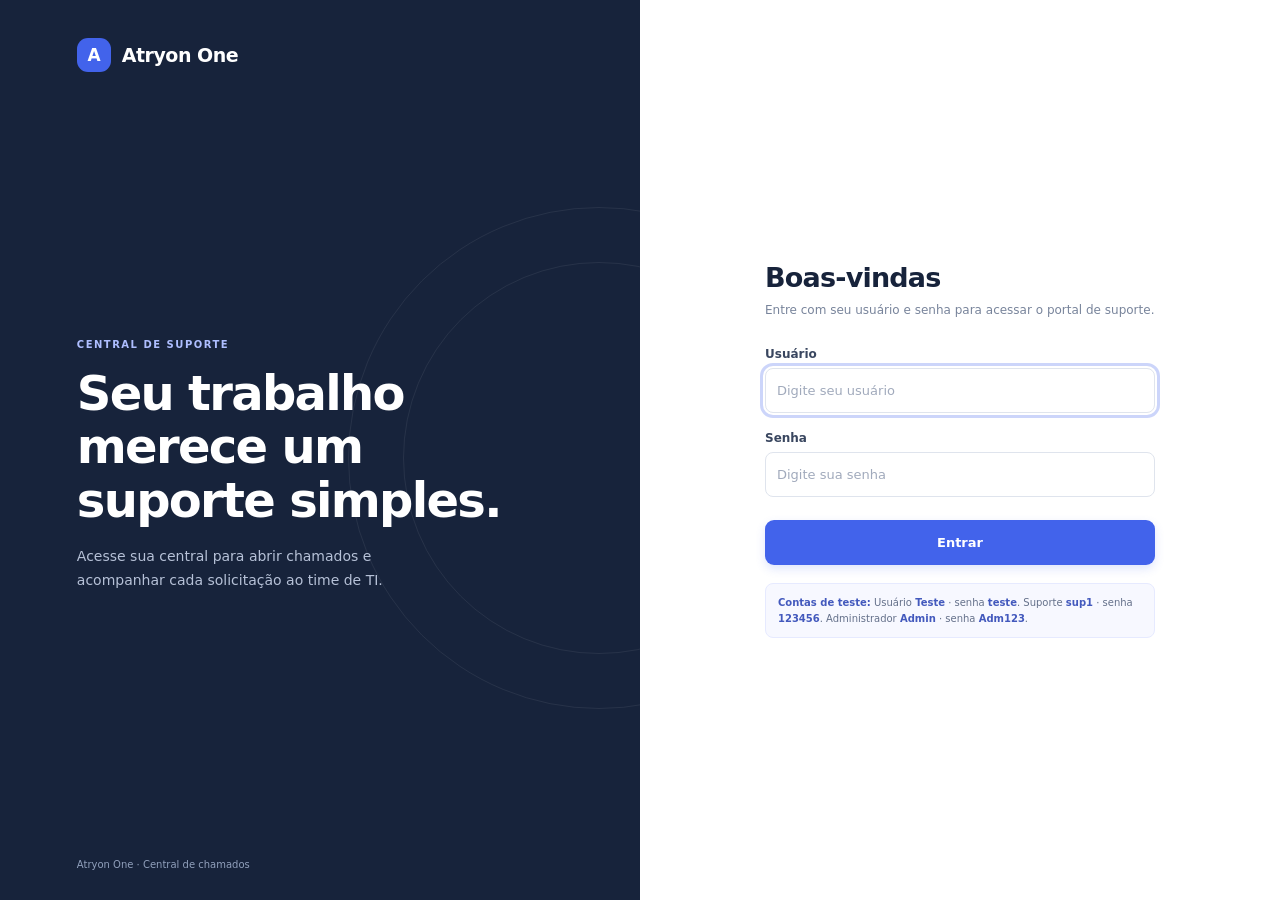
<file: frontend/index.html>
<!DOCTYPE html>
<html lang="pt-BR">
<head>
  <meta charset="UTF-8">
  <meta name="viewport" content="width=device-width, initial-scale=1.0">
  <meta name="theme-color" content="#f5f7fb">
  <title>Atryon One | Central de chamados</title>
  <link rel="stylesheet" href="css/style.css">
</head>
<body>
  <section class="login-screen" id="login-screen" aria-labelledby="login-title">
    <div class="login-promo">
      <div class="brand"><span class="brand-mark" aria-hidden="true">A</span> Atryon One</div>
      <div class="login-promo-copy">
        <p class="login-kicker">Central de suporte</p>
        <h1>Seu trabalho merece um suporte simples.</h1>
        <p>Acesse sua central para abrir chamados e acompanhar cada solicitação ao time de TI.</p>
      </div>
      <div class="login-promo-footer">Atryon One · Central de chamados</div>
    </div>
    <div class="login-main">
      <div class="login-card">
        <div class="brand login-mobile-brand"><span class="brand-mark" aria-hidden="true">A</span> Atryon One</div>
        <h2 id="login-title">Boas-vindas</h2>
        <p class="login-intro">Entre com seu usuário e senha para acessar o portal de suporte.</p>
        <form class="login-form" id="login-form">
          <div class="form-field">
            <label for="login-username">Usuário</label>
            <input id="login-username" name="username" type="text" autocomplete="username" placeholder="Digite seu usuário" required>
          </div>
          <div class="form-field">
            <label for="login-password">Senha</label>
            <input id="login-password" name="password" type="password" autocomplete="current-password" placeholder="Digite sua senha" required>
          </div>
          <button class="primary-button login-submit" type="submit">Entrar</button>
        </form>
        <p class="login-error" id="login-error" role="alert" hidden></p>
        <p class="login-note"><strong>Contas de teste:</strong> Usuário <strong>Teste</strong> · senha <strong>teste</strong>. Suporte <strong>sup1</strong> · senha <strong>123456</strong>. Administrador <strong>Admin</strong> · senha <strong>Adm123</strong>.</p>
      </div>
    </div>
  </section>

  <div class="app-shell" id="app-shell" hidden>
    <aside class="sidebar" aria-label="Navegação principal">
      <div class="brand"><span class="brand-mark" aria-hidden="true">A</span> Atryon One</div>
      <p class="workspace-label">Workspace</p>
      <div class="nav-link active" aria-current="page"><span class="nav-icon" aria-hidden="true">▦</span> Chamados</div>
      <div class="sidebar-bottom">
        <div class="help-card">
          <strong>Precisa de ajuda?</strong>
          <span>Abra um chamado e nosso time de TI vai ajudar você.</span>
        </div>
        <div class="profile">
          <div class="avatar" id="profile-avatar" aria-hidden="true">US</div>
          <div><strong id="profile-name">Usuário</strong><span id="profile-role">Solicitante</span><span class="admin-badge" id="admin-badge" hidden>ADMIN</span><span class="admin-badge" id="support-badge" hidden>SUPORTE</span></div>
        </div>
      </div>
    </aside>

    <main class="main">
      <header class="topbar">
        <div class="breadcrumb">Central de suporte <span aria-hidden="true"> / </span> <strong>Chamados</strong></div>
        <div class="topbar-right">
          <span class="today" id="today"></span>
          <div class="notification-wrap" id="notification-wrap" hidden>
            <button class="notification" id="notification-button" type="button" aria-label="Notificações de chamados" aria-expanded="false" aria-controls="notification-panel">
              <svg width="16" height="16" viewBox="0 0 24 24" fill="none" stroke="currentColor" stroke-width="1.7" stroke-linecap="round" stroke-linejoin="round" aria-hidden="true">
                <path d="M18 8a6 6 0 0 0-12 0c0 7-3 7-3 9h18c0-2-3-2-3-9"></path>
                <path d="M10 21h4"></path>
              </svg>
              <span class="notification-badge" id="notification-badge" hidden></span>
            </button>
            <section class="notification-panel" id="notification-panel" aria-label="Chamados aguardando atendimento" hidden>
              <div class="notification-panel-header">
                <span id="notification-summary">Nenhum chamado aguardando atendimento.</span>
              </div>
              <div class="notification-list" id="notification-list"></div>
            </section>
          </div>
          <button class="logout-button" id="logout-button" type="button">Sair</button>
        </div>
      </header>

      <div class="content">
        <div id="dashboard-view">
        <section class="page-heading" aria-labelledby="page-title">
          <div>
            <p class="eyebrow">Central de suporte</p>
            <h1 id="page-title">Meus chamados</h1>
            <p class="page-description" id="page-description">Acompanhe suas solicitações ou conte para a gente como podemos ajudar.</p>
          </div>
          <button class="primary-button" id="open-modal" type="button"><span aria-hidden="true">＋</span> Abrir chamado</button>
        </section>

        <section class="stats" aria-label="Resumo dos chamados">
          <article class="stat-card">
            <div><span class="stat-label">Total de chamados</span><strong class="stat-value" id="total-count">0</strong></div>
            <span class="stat-icon" aria-hidden="true">▤</span>
          </article>
          <article class="stat-card">
            <div><span class="stat-label">Em andamento</span><strong class="stat-value" id="open-count">0</strong></div>
            <span class="stat-icon" aria-hidden="true">◷</span>
          </article>
          <article class="stat-card">
            <div><span class="stat-label">Prioridade alta</span><strong class="stat-value" id="high-count">0</strong></div>
            <span class="stat-icon" aria-hidden="true">↑</span>
          </article>
        </section>

        <section class="panel" aria-labelledby="tickets-heading">
          <div class="panel-heading">
            <div>
              <h2 id="tickets-heading">Todos os chamados</h2>
              <p id="tickets-description">Consulte as solicitações registradas por você.</p>
            </div>
            <div class="table-tools">
              <label class="search-wrap">
                <span class="sr-only">Buscar chamados</span>
                <span class="search-icon" aria-hidden="true">⌕</span>
                <input class="search-input" id="search" type="search" placeholder="Buscar chamados...">
              </label>
              <label>
                <span class="sr-only">Filtrar por prioridade</span>
                <select class="filter-select" id="priority-filter">
                  <option value="">Todas as prioridades</option>
                  <option value="Alta">Alta</option>
                  <option value="Média">Média</option>
                  <option value="Baixa">Baixa</option>
                </select>
              </label>
            </div>
          </div>
          <div class="table-scroll">
            <table>
              <thead>
                <tr>
                  <th scope="col">Chamado</th>
                  <th scope="col" id="owner-column" hidden>Solicitante</th>
                  <th scope="col" id="assignee-column" hidden>Atendente</th>
                  <th scope="col">Prioridade</th>
                  <th scope="col">Data de abertura</th>
                  <th scope="col">Status</th>
                  <th scope="col" id="actions-column" hidden>Ações</th>
                </tr>
              </thead>
              <tbody id="ticket-list"></tbody>
            </table>
            <div class="empty-state" id="empty-state">
              <span class="empty-icon" aria-hidden="true">▤</span>
              <strong id="empty-title">Nenhum chamado por aqui</strong>
              <span id="empty-description">Abra seu primeiro chamado para falar com o time de TI.</span>
            </div>
          </div>
        </section>
        </div>

        <section id="ticket-detail-view" hidden aria-labelledby="detail-title">
          <div class="page-heading">
            <div>
              <p class="eyebrow">Atendimento</p>
              <h1 id="detail-title">Detalhes do chamado</h1>
              <p class="page-description" id="detail-subtitle"></p>
            </div>
            <button class="secondary-button" id="back-to-tickets" type="button">Voltar aos chamados</button>
          </div>
          <article class="panel ticket-detail-panel">
            <div class="ticket-detail-heading">
              <div>
                <span class="ticket-id" id="detail-ticket-id"></span>
                <h2 id="detail-subject"></h2>
              </div>
              <span class="priority" id="detail-priority"></span>
            </div>
            <div class="ticket-detail-grid">
              <div class="ticket-detail-field">
                <span>Solicitante</span>
                <strong id="detail-owner"></strong>
              </div>
              <div class="ticket-detail-field">
                <span>Atendente responsável</span>
                <strong id="detail-assignee">Não atribuído</strong>
              </div>
              <div class="ticket-detail-field">
                <span>Data de abertura</span>
                <strong id="detail-date"></strong>
              </div>
              <div class="ticket-detail-field" id="detail-status-field">
                <label for="detail-status">Status do chamado</label>
                <select id="detail-status" class="filter-select">
                  <option value="Em andamento">Em andamento</option>
                  <option value="Resolvido">Resolvido</option>
                </select>
              </div>
            </div>
            <div class="ticket-detail-description">
              <h3>Descrição</h3>
              <p id="detail-description"></p>
            </div>
            <div class="ticket-detail-actions" id="detail-actions">
              <p class="ticket-assignment-note" id="ticket-assignment-note"></p>
              <button class="secondary-button" id="claim-ticket" type="button" hidden>Assumir chamado</button>
              <button class="primary-button" id="save-detail-status" type="button">Salvar atendimento</button>
            </div>
          </article>
        </section>
      </div>
    </main>
  </div>

  <div class="modal-backdrop" id="modal-backdrop" hidden>
    <section class="modal" role="dialog" aria-modal="true" aria-labelledby="modal-title">
      <div class="modal-header">
        <div>
          <h2 id="modal-title">Abrir chamado</h2>
          <p id="modal-description">Descreva o que está acontecendo para que possamos ajudar.</p>
        </div>
        <button class="close-button" id="close-modal" type="button" aria-label="Fechar">×</button>
      </div>
      <form id="ticket-form">
        <div class="form-field">
          <label for="subject">Motivo / Assunto <span>*</span></label>
          <input id="subject" name="subject" type="text" maxlength="100" placeholder="Ex.: Acesso à VPN indisponível" aria-describedby="subject-hint" required>
          <span class="form-hint" id="subject-hint">Este texto será o título exibido na lista e nas notificações.</span>
        </div>
        <div class="form-field">
          <label for="priority">Prioridade <span>*</span></label>
          <select id="priority" name="priority" required>
            <option value="Baixa">Baixa — posso aguardar</option>
            <option value="Média" selected>Média — preciso de ajuda em breve</option>
            <option value="Alta">Alta — estou impedido de trabalhar</option>
          </select>
        </div>
        <div class="form-field" id="ticket-status-field" hidden>
          <label for="ticket-status">Status</label>
          <select id="ticket-status" name="status">
            <option value="Em andamento">Em andamento</option>
            <option value="Resolvido">Resolvido</option>
          </select>
        </div>
        <div class="form-field">
          <label for="description">Descrição <span>*</span></label>
          <textarea id="description" name="description" maxlength="1000" placeholder="Conte os detalhes do problema e o que você já tentou..." required></textarea>
          <span class="form-hint">Inclua informações que ajudem o time a entender sua solicitação.</span>
        </div>
        <div class="modal-actions">
          <button class="secondary-button" id="cancel-modal" type="button">Cancelar</button>
          <button class="primary-button" id="ticket-submit" type="submit">Enviar chamado</button>
        </div>
      </form>
    </section>
  </div>
  <div class="toast" id="toast" role="status" aria-live="polite"></div>

  <script type="module" src="js/app.js"></script>
</body>
</html>
</file>
<file: frontend/css/style.css>
:root {
      color-scheme: light;
      --ink: #17233b;
      --muted: #78849b;
      --line: #e8ecf3;
      --surface: #ffffff;
      --canvas: #f5f7fb;
      --blue: #4263eb;
      --blue-dark: #3451cf;
      --blue-soft: #eef1ff;
      --green: #168765;
      --orange: #c97b17;
      --red: #d34b54;
      font-family: Inter, ui-sans-serif, system-ui, -apple-system, BlinkMacSystemFont, "Segoe UI", sans-serif;
    }

    * { box-sizing: border-box; }

    body {
      min-width: 320px;
      min-height: 100vh;
      margin: 0;
      color: var(--ink);
      background: var(--canvas);
    }

    button, input, select, textarea { font: inherit; }
    button { cursor: pointer; }

    .app-shell { min-height: 100vh; }

    .sidebar {
      position: fixed;
      inset: 0 auto 0 0;
      z-index: 2;
      display: flex;
      width: 248px;
      flex-direction: column;
      padding: 28px 18px 20px;
      color: #dce4fb;
      background: #17233b;
    }

    .brand {
      display: flex;
      align-items: center;
      gap: 11px;
      padding: 0 10px;
      color: #fff;
      font-size: 19px;
      font-weight: 750;
      letter-spacing: -.5px;
    }

    .brand-mark {
      display: grid;
      width: 34px;
      height: 34px;
      place-items: center;
      border-radius: 11px;
      color: white;
      background: var(--blue);
      font-size: 17px;
      font-weight: 800;
    }

    .workspace-label {
      margin: 38px 10px 12px;
      color: #8190af;
      font-size: 10px;
      font-weight: 750;
      letter-spacing: 1.2px;
      text-transform: uppercase;
    }

    .nav-link {
      display: flex;
      align-items: center;
      gap: 12px;
      min-height: 44px;
      padding: 0 12px;
      border-radius: 9px;
      color: #c5cfe4;
      font-size: 13px;
      font-weight: 600;
    }

    .nav-link.active { color: #fff; background: #293858; }
    .nav-icon { width: 18px; text-align: center; font-size: 16px; }

    .sidebar-bottom { margin-top: auto; }
    .help-card {
      padding: 15px 13px;
      border: 1px solid #344360;
      border-radius: 12px;
      background: #202e49;
    }
    .help-card strong { display: block; margin-bottom: 5px; color: #fff; font-size: 12px; }
    .help-card span { color: #aab6cd; font-size: 11px; line-height: 1.5; }
    .profile {
      display: flex;
      align-items: center;
      gap: 10px;
      margin-top: 20px;
      padding: 13px 5px 0;
      border-top: 1px solid #34415d;
    }
    .avatar {
      display: grid;
      width: 34px;
      height: 34px;
      place-items: center;
      border-radius: 50%;
      color: #dce5ff;
      background: #40547e;
      font-size: 11px;
      font-weight: 750;
    }
    .profile strong { display: block; color: #fff; font-size: 12px; }
    .profile span { color: #9eabc3; font-size: 10px; }

    .main { min-height: 100vh; margin-left: 248px; }
    .topbar {
      display: flex;
      height: 76px;
      align-items: center;
      justify-content: space-between;
      padding: 0 42px;
      border-bottom: 1px solid var(--line);
      background: var(--surface);
    }
    .breadcrumb { color: var(--muted); font-size: 12px; }
    .breadcrumb strong { color: var(--ink); font-weight: 650; }
    .topbar-right { display: flex; align-items: center; gap: 18px; }
    .today { color: var(--muted); font-size: 12px; }
    .notification {
      position: relative;
      display: grid;
      width: 34px;
      height: 34px;
      place-items: center;
      border: 1px solid var(--line);
      border-radius: 10px;
      color: #53617a;
      background: #fff;
      font-size: 15px;
    }
    .notification:hover, .notification[aria-expanded="true"] { color: var(--blue); background: #f7f8ff; }
    .notification:focus-visible { outline: 3px solid #4263eb44; outline-offset: 2px; }
    .notification-wrap { position: relative; }
    .notification-badge {
      position: absolute;
      top: -5px;
      right: -5px;
      display: grid;
      min-width: 17px;
      height: 17px;
      place-items: center;
      padding: 0 4px;
      border: 2px solid #fff;
      border-radius: 20px;
      color: #fff;
      background: var(--red);
      font-size: 9px;
      font-weight: 750;
      line-height: 1;
    }
    .notification-badge[hidden] { display: none; }
    .notification-panel {
      position: absolute;
      top: calc(100% + 11px);
      right: 0;
      z-index: 4;
      width: min(340px, calc(100vw - 28px));
      overflow: hidden;
      border: 1px solid var(--line);
      border-radius: 12px;
      background: #fff;
      box-shadow: 0 12px 35px #17233b24;
    }
    .notification-panel[hidden] { display: none; }
    .notification-panel-header { padding: 15px 16px 12px; border-bottom: 1px solid var(--line); }
    .notification-panel-header strong { display: block; color: var(--ink); font-size: 12px; }
    .notification-panel-header span { display: block; margin-top: 4px; color: var(--muted); font-size: 10px; }
    .notification-list { max-height: 330px; overflow-y: auto; }
    .notification-item {
      display: grid;
      width: 100%;
      grid-template-columns: minmax(0, 1fr) auto;
      align-items: center;
      gap: 4px 12px;
      padding: 12px 15px;
      border: 0;
      border-bottom: 1px solid #f0f2f6;
      color: inherit;
      background: #fff;
      text-align: left;
    }
    .notification-item:last-child { border-bottom: 0; }
    .notification-item:hover { background: #f8f9ff; }
    .notification-item:focus-visible { position: relative; outline: 3px solid #4263eb44; outline-offset: -3px; }
    .notification-item-title { grid-column: 1 / -1; overflow: hidden; color: var(--ink); font-size: 12px; font-weight: 700; text-overflow: ellipsis; white-space: nowrap; }
    .notification-item-meta { display: inline-flex; min-width: 0; align-items: center; gap: 7px; color: var(--muted); font-size: 10px; }
    .notification-item-id { overflow: hidden; font-variant-numeric: tabular-nums; text-overflow: ellipsis; white-space: nowrap; }
    .notification-item-date { color: #64708a; font-size: 10px; font-weight: 650; white-space: nowrap; }
    .notification-priority-dot { width: 8px; height: 8px; flex: 0 0 8px; border-radius: 50%; }
    .notification-priority-dot.priority-baixa { background: #258268; }
    .notification-priority-dot.priority-media { background: #b7781b; }
    .notification-priority-dot.priority-alta { background: #cf5962; }
    .notification-empty { padding: 24px 16px; color: var(--muted); font-size: 11px; text-align: center; }

    .content { width: min(1240px, 100%); margin: 0 auto; padding: 34px 42px 56px; }
    .ticket-detail-panel { padding: 22px; }
    .ticket-detail-heading { display: flex; align-items: flex-start; justify-content: space-between; gap: 16px; padding-bottom: 20px; border-bottom: 1px solid var(--line); }
    .ticket-detail-heading h2 { margin: 7px 0 0; color: var(--ink); font-size: 20px; letter-spacing: -.4px; overflow-wrap: anywhere; }
    .ticket-detail-grid { display: grid; grid-template-columns: repeat(3, minmax(0, 1fr)); gap: 16px; padding: 20px 0; border-bottom: 1px solid var(--line); }
    .ticket-detail-field > span, .ticket-detail-field > label { display: block; margin-bottom: 7px; color: var(--muted); font-size: 10px; font-weight: 650; }
    .ticket-detail-field > strong { color: var(--ink); font-size: 12px; }
    .ticket-detail-field .filter-select { min-width: 150px; }
    .ticket-assignment-note { margin: 0 auto 0 0; color: var(--muted); font-size: 11px; line-height: 1.5; }
    .ticket-detail-description { padding: 20px 0; }
    .ticket-detail-description h3 { margin: 0 0 9px; color: #39465f; font-size: 12px; }
    .ticket-detail-description p { margin: 0; color: #54617a; font-size: 13px; line-height: 1.7; white-space: pre-wrap; overflow-wrap: anywhere; }
    .ticket-detail-actions { display: flex; align-items: center; justify-content: flex-end; gap: 10px; padding-top: 16px; border-top: 1px solid var(--line); }
    #ticket-detail-view[hidden] { display: none; }
    .page-heading {
      display: flex;
      align-items: flex-end;
      justify-content: space-between;
      gap: 18px;
      margin-bottom: 25px;
    }
    .eyebrow {
      margin: 0 0 8px;
      color: var(--blue);
      font-size: 10px;
      font-weight: 800;
      letter-spacing: 1.25px;
      text-transform: uppercase;
    }
    h1 { margin: 0; font-size: clamp(24px, 3vw, 30px); letter-spacing: -.9px; }
    .page-description { margin: 7px 0 0; color: var(--muted); font-size: 13px; }
    .primary-button {
      display: inline-flex;
      min-height: 42px;
      align-items: center;
      justify-content: center;
      gap: 8px;
      padding: 0 16px;
      border: 0;
      border-radius: 9px;
      color: #fff;
      background: var(--blue);
      box-shadow: 0 4px 10px #4263eb2b;
      font-size: 12px;
      font-weight: 700;
      transition: background .15s, transform .15s;
    }
    .primary-button[hidden], .ticket-detail-actions[hidden] { display: none; }
    .primary-button:hover { transform: translateY(-1px); background: var(--blue-dark); }
    .primary-button:focus-visible, .secondary-button:focus-visible, input:focus-visible, select:focus-visible, textarea:focus-visible {
      outline: 3px solid #4263eb44;
      outline-offset: 2px;
    }

    .stats {
      display: grid;
      grid-template-columns: repeat(3, minmax(0, 1fr));
      gap: 15px;
      margin-bottom: 23px;
    }
    .stat-card {
      display: flex;
      min-height: 96px;
      align-items: center;
      justify-content: space-between;
      padding: 18px 20px;
      border: 1px solid var(--line);
      border-radius: 12px;
      background: var(--surface);
    }
    .stat-label { color: var(--muted); font-size: 11px; font-weight: 600; }
    .stat-value { display: block; margin-top: 7px; font-size: 25px; font-weight: 750; letter-spacing: -.8px; }
    .stat-icon {
      display: grid;
      width: 39px;
      height: 39px;
      place-items: center;
      border-radius: 11px;
      color: var(--blue);
      background: var(--blue-soft);
      font-size: 17px;
    }
    .stat-card:nth-child(2) .stat-icon { color: var(--orange); background: #fff5e7; }
    .stat-card:nth-child(3) .stat-icon { color: var(--green); background: #eaf8f2; }

    .panel {
      overflow: hidden;
      border: 1px solid var(--line);
      border-radius: 13px;
      background: var(--surface);
      box-shadow: 0 3px 12px #24304a08;
    }
    .panel-heading {
      display: flex;
      align-items: center;
      justify-content: space-between;
      gap: 14px;
      padding: 20px 22px;
      border-bottom: 1px solid var(--line);
    }
    .panel-heading h2 { margin: 0; font-size: 14px; letter-spacing: -.2px; }
    .panel-heading p { margin: 5px 0 0; color: var(--muted); font-size: 11px; }
    .table-tools { display: flex; align-items: center; gap: 9px; }
    .search-wrap { position: relative; }
    .search-icon { position: absolute; top: 50%; left: 11px; color: #98a2b3; font-size: 13px; transform: translateY(-50%); }
    .search-input, .filter-select {
      height: 35px;
      border: 1px solid var(--line);
      border-radius: 8px;
      color: var(--ink);
      background: #fff;
      font-size: 11px;
    }
    .search-input { width: 190px; padding: 0 10px 0 31px; }
    .filter-select { padding: 0 25px 0 10px; }
    .table-scroll { overflow-x: auto; }
    table { width: 100%; border-collapse: collapse; text-align: left; }
    th {
      padding: 12px 17px;
      color: #8792a6;
      background: #fbfcfe;
      font-size: 9px;
      font-weight: 750;
      letter-spacing: .65px;
      text-transform: uppercase;
      white-space: nowrap;
    }
    td { padding: 15px 17px; border-top: 1px solid #f0f2f6; color: #54617a; font-size: 11px; vertical-align: middle; }
    tbody tr:hover { background: #fbfcff; }
    .ticket-id { color: var(--blue); font-size: 10px; font-weight: 750; white-space: nowrap; }
    .ticket-title { display: block; max-width: 260px; overflow: hidden; color: var(--ink); font-size: 11px; font-weight: 650; text-overflow: ellipsis; white-space: nowrap; }
    .ticket-description {
      display: block;
      max-width: 260px;
      margin-top: 4px;
      overflow: hidden;
      color: #929caf;
      text-overflow: ellipsis;
      white-space: nowrap;
    }
    .priority, .status {
      display: inline-flex;
      align-items: center;
      gap: 6px;
      padding: 5px 8px;
      border-radius: 20px;
      font-size: 10px;
      font-weight: 650;
      white-space: nowrap;
    }
    .priority::before, .status::before { width: 6px; height: 6px; border-radius: 50%; background: currentColor; content: ""; }
    .priority-baixa { color: #258268; background: #eaf7f2; }
    .priority-media { color: #b7781b; background: #fff5e6; }
    .priority-alta { color: #cf5962; background: #fff0f0; }
    .status { color: #a56d18; background: #fff5e6; }
    .status-resolvido { color: #258268; background: #eaf7f2; }
    .admin-badge {
      display: inline-flex;
      margin-top: 4px;
      padding: 3px 6px;
      border-radius: 20px;
      color: #c9d4ff;
      background: #35466b;
      font-size: 9px;
      font-weight: 700;
    }
    .admin-badge[hidden], #ticket-status-field[hidden] { display: none; }
    .ticket-actions { display: flex; align-items: center; gap: 6px; white-space: nowrap; }
    .table-action {
      min-height: 29px;
      padding: 0 8px;
      border: 1px solid var(--line);
      border-radius: 7px;
      color: #52617b;
      background: #fff;
      font-size: 10px;
      font-weight: 650;
    }
    .table-action:hover { color: var(--blue); background: #f7f8ff; }
    .table-action.delete:hover { border-color: #f2d5d7; color: var(--red); background: #fff7f7; }
    .table-action:focus-visible { outline: 3px solid #4263eb44; outline-offset: 2px; }
    .status-select {
      min-height: 29px;
      padding: 0 7px;
      border: 1px solid var(--line);
      border-radius: 7px;
      color: #58647c;
      background: #fff;
      font-size: 10px;
    }
    .empty-state { padding: 48px 20px; color: var(--muted); text-align: center; }
    .empty-icon { display: grid; width: 45px; height: 45px; margin: 0 auto 12px; place-items: center; border-radius: 13px; color: var(--blue); background: var(--blue-soft); font-size: 19px; }
    .empty-state strong { display: block; margin-bottom: 5px; color: var(--ink); font-size: 12px; }
    .empty-state span { font-size: 11px; }

    .modal-backdrop {
      position: fixed;
      inset: 0;
      z-index: 5;
      display: grid;
      overflow-y: auto;
      place-items: center;
      padding: 20px;
      background: #121b2bb3;
    }
    .modal-backdrop[hidden] { display: none; }
    .modal {
      width: min(100%, 500px);
      padding: 25px;
      border-radius: 15px;
      background: #fff;
      box-shadow: 0 20px 70px #111a2b44;
    }
    .modal-header { display: flex; align-items: flex-start; justify-content: space-between; gap: 15px; margin-bottom: 22px; }
    .modal-header h2 { margin: 0; font-size: 19px; letter-spacing: -.4px; }
    .modal-header p { margin: 6px 0 0; color: var(--muted); font-size: 11px; }
    .close-button { width: 30px; height: 30px; border: 0; border-radius: 8px; color: #64708a; background: #f4f6fa; font-size: 18px; }
    .form-field { margin-bottom: 16px; }
    .form-field label { display: block; margin-bottom: 7px; color: #39465f; font-size: 11px; font-weight: 700; }
    .form-field label span { color: var(--red); }
    .form-field input, .form-field select, .form-field textarea {
      display: block;
      width: 100%;
      border: 1px solid #dfe4ed;
      border-radius: 8px;
      color: var(--ink);
      background: #fff;
      font-size: 12px;
    }
    .form-field input, .form-field select { height: 40px; padding: 0 11px; }
    .form-field textarea { min-height: 115px; padding: 10px 11px; resize: vertical; }
    .form-field input::placeholder, .form-field textarea::placeholder { color: #a1aabc; }
    .form-hint { display: block; margin-top: 5px; color: #929caf; font-size: 10px; }
    .modal-actions { display: flex; justify-content: flex-end; gap: 9px; margin-top: 23px; }
    .secondary-button { min-height: 40px; padding: 0 14px; border: 1px solid var(--line); border-radius: 8px; color: #58647c; background: #fff; font-size: 11px; font-weight: 650; }
    .toast {
      position: fixed;
      right: 24px;
      bottom: 24px;
      z-index: 10;
      padding: 13px 17px;
      border-radius: 10px;
      color: #fff;
      background: #17233b;
      box-shadow: 0 8px 24px #17233b33;
      font-size: 12px;
      opacity: 0;
      pointer-events: none;
      transform: translateY(8px);
      transition: opacity .2s, transform .2s;
    }
    .toast.visible { opacity: 1; transform: translateY(0); }
    .sr-only { position: absolute; width: 1px; height: 1px; overflow: hidden; clip: rect(0, 0, 0, 0); white-space: nowrap; clip-path: inset(50%); }

    .login-screen {
      display: grid;
      min-height: 100vh;
      grid-template-columns: minmax(320px, 1fr) minmax(420px, 1fr);
      background: #fff;
    }
    .login-screen[hidden] { display: none; }
    .login-promo {
      position: relative;
      display: flex;
      min-height: 100vh;
      flex-direction: column;
      justify-content: space-between;
      overflow: hidden;
      padding: 38px clamp(32px, 6vw, 88px) 30px;
      color: #fff;
      background: #17233b;
    }
    .login-promo::before, .login-promo::after {
      position: absolute;
      border: 1px solid #ffffff12;
      border-radius: 50%;
      content: "";
      pointer-events: none;
    }
    .login-promo::before { top: 23%; right: -210px; width: 500px; height: 500px; }
    .login-promo::after { top: calc(23% + 55px); right: -155px; width: 390px; height: 390px; }
    .login-promo .brand { position: relative; z-index: 1; padding: 0; }
    .login-promo-copy { position: relative; z-index: 1; max-width: 470px; margin: auto 0; padding: 70px 0; }
    .login-kicker { margin: 0 0 17px; color: #aebeff; font-size: 10px; font-weight: 750; letter-spacing: 1.5px; text-transform: uppercase; }
    .login-promo h1 { max-width: 450px; font-size: clamp(32px, 4vw, 48px); line-height: 1.12; letter-spacing: -1.7px; }
    .login-promo-copy > p:last-child { max-width: 380px; margin: 17px 0 0; color: #b6c1d7; font-size: 14px; line-height: 1.7; }
    .login-promo-footer { position: relative; z-index: 1; color: #91a0bc; font-size: 10px; }
    .login-main { display: grid; min-height: 100vh; place-items: center; padding: 38px; }
    .login-card { width: min(100%, 390px); }
    .login-mobile-brand { display: none; }
    .login-card h2 { margin: 0; font-size: 27px; letter-spacing: -.8px; }
    .login-intro { margin: 8px 0 27px; color: var(--muted); font-size: 12px; line-height: 1.6; }
    .login-form .form-field { margin-bottom: 18px; }
    .login-form .form-field label { font-size: 12px; }
    .login-form .form-field input { height: 45px; font-size: 13px; }
    .login-submit { width: 100%; min-height: 45px; margin-top: 5px; font-size: 13px; }
    .login-note { margin: 18px 0 0; padding: 11px 12px; border: 1px solid #e6eaff; border-radius: 8px; color: #64708a; background: #f7f8ff; font-size: 10px; line-height: 1.55; }
    .login-note strong { color: #4359bd; }
    .login-error { margin: 12px 0 0; color: var(--red); font-size: 11px; }
    .logout-button {
      min-height: 34px;
      padding: 0 11px;
      border: 1px solid var(--line);
      border-radius: 8px;
      color: #58647c;
      background: #fff;
      font-size: 11px;
      font-weight: 650;
    }
    .logout-button:hover { color: var(--blue); background: #f8f9ff; }
    .logout-button:focus-visible { outline: 3px solid #4263eb44; outline-offset: 2px; }

    @media (max-width: 760px) {
      .login-screen { grid-template-columns: 1fr; }
      .login-promo { display: none; }
      .login-main { min-height: 100vh; padding: 30px 22px; background: var(--canvas); }
      .login-card { padding: 30px 25px; border: 1px solid var(--line); border-radius: 15px; background: #fff; box-shadow: 0 8px 30px #24304a0d; }
      .login-mobile-brand { display: flex; margin-bottom: 38px; padding: 0; color: var(--ink); }
    }

    @media (max-width: 980px) {
      .sidebar { width: 210px; }
      .main { margin-left: 210px; }
      .topbar { padding: 0 28px; }
      .content { padding: 30px 28px 45px; }
      .panel-heading { align-items: flex-start; flex-direction: column; }
      .table-tools { width: 100%; }
      .search-wrap { flex: 1; }
      .search-input { width: 100%; }
    }

    @media (max-width: 680px) {
      .sidebar { position: static; width: 100%; height: auto; padding: 13px 16px; }
      .brand { font-size: 17px; }
      .brand-mark { width: 31px; height: 31px; }
      .workspace-label, .sidebar .nav-link, .sidebar-bottom { display: none; }
      .main { margin-left: 0; }
      .topbar { height: 52px; padding: 0 18px; }
      .today { font-size: 10px; }
      .content { padding: 25px 16px 38px; }
      .page-heading { align-items: flex-start; flex-direction: column; }
      .page-heading .primary-button { width: 100%; }
      .ticket-detail-panel { padding: 16px; }
      .ticket-detail-grid { grid-template-columns: 1fr; gap: 14px; }
      .ticket-detail-heading h2 { font-size: 17px; }
      .ticket-detail-actions { align-items: stretch; flex-direction: column; }
      .ticket-detail-actions .primary-button, .ticket-detail-actions .secondary-button, #back-to-tickets { width: 100%; }
      .stats { gap: 8px; }
      .stat-card { min-height: 82px; padding: 12px 10px; }
      .stat-label { font-size: 9px; }
      .stat-value { font-size: 21px; }
      .stat-icon { width: 30px; height: 30px; font-size: 13px; }
      .panel-heading { padding: 17px 15px; }
      .filter-select { max-width: 125px; }
      th, td { padding-right: 13px; padding-left: 13px; }
    }

    @media (max-width: 390px) {
      .stats { grid-template-columns: 1fr; }
      .stat-card { min-height: 70px; }
      .table-tools { align-items: stretch; flex-direction: column; }
      .filter-select { max-width: none; height: 35px; }
      .topbar { padding-right: 12px; padding-left: 12px; }
      .topbar-right { gap: 8px; }
      .logout-button { padding: 0 8px; }
    }
</file>
